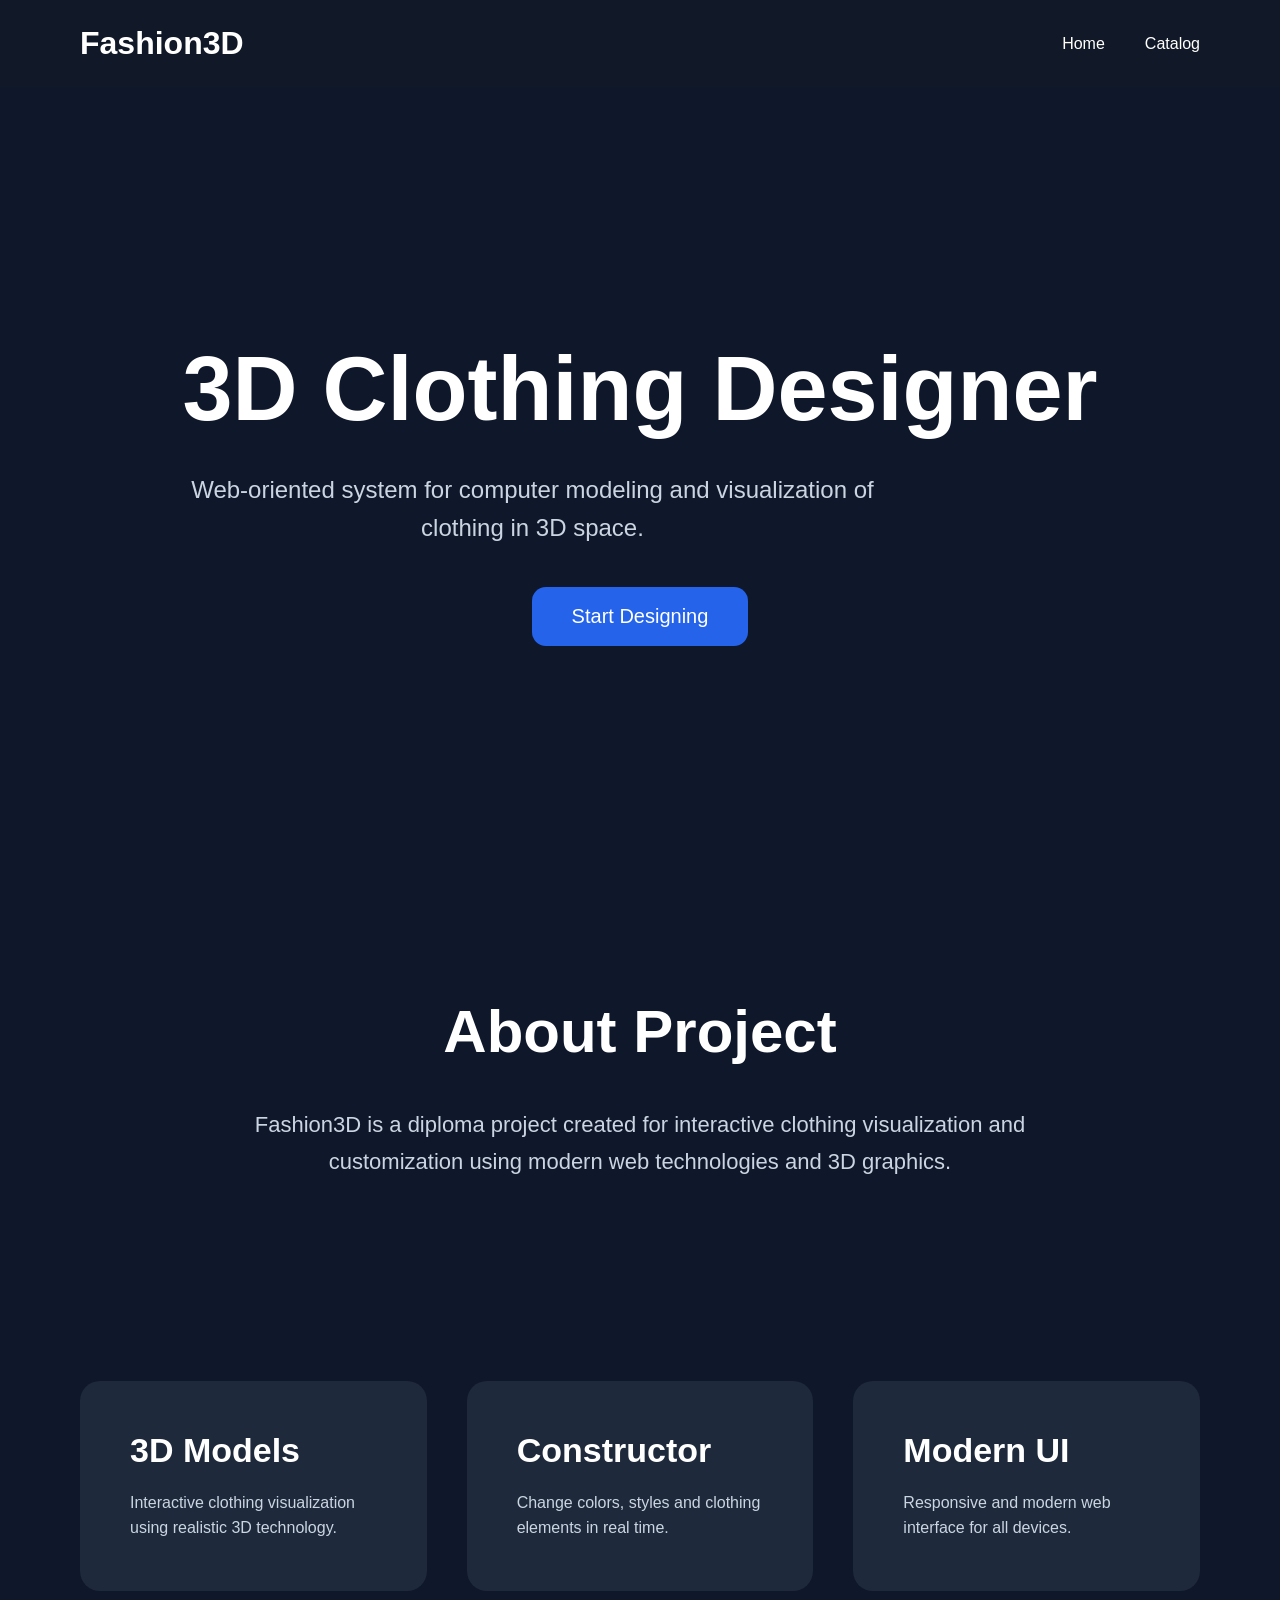
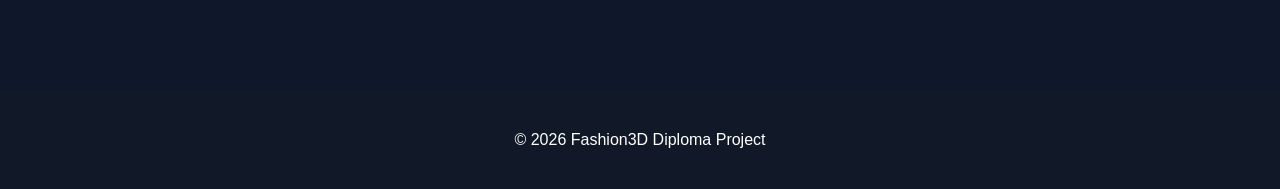
<file: index.html>
<!DOCTYPE html>
<html lang="en">
<head>
    <meta charset="UTF-8">
    <meta name="viewport" content="width=device-width, initial-scale=1.0">
    <title>Fashion3D</title>
    <link rel="shortcut icon" href="./images/favicon.png" type="image/png">
    <link rel="stylesheet" href="css/style.css">
</head>
<body>

    <nav class="navbar">
        <div class="logo">Fashion3D</div>
        <ul class="nav-links">
            <li><a href="index.html">Home</a></li>
            <li><a href="catalog.html">Catalog</a></li>
        </ul>
    </nav>

    <section class="hero">
        <div class="hero-content">
            <h1>3D Clothing Designer</h1>
            <p>Web-oriented system for computer modeling and visualization of clothing in 3D space.</p>
            <button id="startBtn">Start Designing</button>
        </div>
    </section>

    <section class="about">
        <h2>About Project</h2>
        <p>Fashion3D is a diploma project created for interactive clothing visualization and customization using modern web technologies and 3D graphics.</p>
    </section>

    <section class="features">
        <div class="feature-card">
            <h3>3D Models</h3>
            <p>Interactive clothing visualization using realistic 3D technology.</p>
        </div>
        <div class="feature-card">
            <h3>Constructor</h3>
            <p>Change colors, styles and clothing elements in real time.</p>
        </div>
        <div class="feature-card">
            <h3>Modern UI</h3>
            <p>Responsive and modern web interface for all devices.</p>
        </div>
    </section>

    <footer class="footer">
        <p>© 2026 Fashion3D Diploma Project</p>
    </footer>

    <script src="js/app.js"></script>
</body>
</html>
</file>
<file: css/style.css>
/* ======================================
   GLOBAL
====================================== */

*{
    margin: 0;
    padding: 0;
    box-sizing: border-box;
}

body{
    font-family: Arial, sans-serif;
    background: #0f172a;
    color: white;
}

a{
    text-decoration: none;
    color: white;
}

img{
    display: block;
    max-width: 100%;
}

/* ======================================
   NAVBAR
====================================== */

.navbar{
    display: flex;
    justify-content: space-between;
    align-items: center;

    padding: 25px 80px;

    background: #111827;
}

.logo{
    font-size: 32px;
    font-weight: bold;
}

.nav-links{
    display: flex;
    gap: 40px;

    list-style: none;
}

.nav-links a{
    color: white;
    text-decoration: none;

    transition: 0.3s;
}

.nav-links a:hover{
    color: #3b82f6;
}

/* ======================================
   HERO
====================================== */

.hero{
    height: 90vh;

    display: flex;
    justify-content: center;
    align-items: center;

    text-align: center;
    padding: 20px;
}

.hero-content h1{
    font-size: 90px;
    margin-bottom: 30px;
}

.hero-content p{
    max-width: 700px;

    font-size: 24px;

    color: #cbd5e1;

    line-height: 1.6;

    margin-bottom: 40px;
}

.hero-content button{
    padding: 18px 40px;

    border: none;
    border-radius: 14px;

    background: #2563eb;

    color: white;

    font-size: 20px;

    cursor: pointer;

    transition: 0.3s;
}

.hero-content button:hover{
    background: #1d4ed8;
    transform: scale(1.05);
}

/* ======================================
   ABOUT
====================================== */

.about{
    padding: 100px 80px;
    text-align: center;
}

.about h2{
    font-size: 60px;
    margin-bottom: 40px;
}

.about p{
    max-width: 900px;

    margin: auto;

    font-size: 22px;

    color: #cbd5e1;

    line-height: 1.7;
}

/* ======================================
   FEATURES
====================================== */

.features{
    display: grid;

    grid-template-columns: repeat(3, 1fr);

    gap: 40px;

    padding: 100px 80px;
}

.feature-card{
    background: #1e293b;

    padding: 50px;

    border-radius: 20px;

    transition: 0.3s;
}

.feature-card:hover{
    transform: translateY(-10px);
}

.feature-card h3{
    font-size: 34px;
    margin-bottom: 20px;
}

.feature-card p{
    color: #cbd5e1;
    line-height: 1.6;
}

/* ======================================
   FOOTER
====================================== */

.footer{
    text-align: center;
    padding: 40px;
    background: #111827;
}

/* ======================================
   CATALOG PAGE
====================================== */

.catalog{
    padding: 0px 0px;
}

.catalog h1{
    text-align: center;

    font-size: 60px;

    margin-bottom: 50px;
}

/* ======================================
   CATALOG GRID
====================================== */

.catalog-grid{
    display: flex;
    justify-content: center;

    gap: 50px;

    flex-wrap: wrap;
}

/* ======================================
   CATALOG CARD
====================================== */

.catalog-card{
    width: 400px;

    background: #1e293b;

    border-radius: 20px;

    overflow: hidden;

    transition: 0.3s;

    box-shadow:
        0 10px 25px rgba(0,0,0,0.3);
}

.catalog-card:hover{
    transform: translateY(-10px);
}

.catalog-card img{
    width: 100%;
    height: 500px;

    object-fit: cover;
}

.catalog-card h2{
    font-size: 32px;

    padding: 20px;
}

.catalog-card p{
    padding: 0 20px 20px;

    color: #cbd5e1;

    line-height: 1.6;
}

.catalog-card button{
    margin: 20px;

    padding: 15px 30px;

    border: none;
    border-radius: 12px;

    background: #2563eb;

    color: white;

    font-size: 18px;

    cursor: pointer;

    transition: 0.3s;
}

.catalog-card button:hover{
    background: #1d4ed8;
    transform: scale(1.03);
}

/* ======================================
   DRESS GRID
====================================== */

.dress-grid{
    display: grid;

    grid-template-columns: repeat(4, 1fr);

    gap: 40px;

    margin-top: 40px;
}

.dress-grid .catalog-card{
    width: 100%;
}

.dress-grid .catalog-card img{
    height: 400px;
}

/* ======================================
   CONSTRUCTOR
====================================== */

.constructor-page{
    display: flex;

    justify-content: center;

    align-items: flex-start;

    gap: 40px;

    padding: 40px;

    flex-wrap: wrap;
}

/* ======================================
   CONTROLS
====================================== */

.controls-panel{
    width: 320px;

    background: #1e293b;

    padding: 30px;

    border-radius: 25px;
}

.controls-panel h1{
    font-size: 34px;
    margin-bottom: 25px;
}

.controls-panel h3{
    margin-top: 25px;
    margin-bottom: 15px;
}

.controls-panel label{
    display: block;

    margin-top: 20px;
    margin-bottom: 10px;
}

/* ======================================
   INPUTS
====================================== */

input[type="color"]{
    width: 100%;
    height: 55px;

    border: none;

    border-radius: 12px;

    cursor: pointer;
}

input[type="file"]{
    width: 100%;
    margin-bottom: 20px;

    color: white;
}

input[type="range"]{
    width: 100%;
    margin-bottom: 20px;
}

/* ======================================
   BUTTONS
====================================== */

button{
    padding: 14px 20px;

    border: none;

    border-radius: 12px;

    background: #2563eb;

    color: white;

    cursor: pointer;

    transition: 0.3s;
}

button:hover{
    background: #1d4ed8;
}

/* ======================================
   SCENE
====================================== */

#scene-container{
    width: 800px;
    height: 800px;

    background: #dbeafe;

    border-radius: 25px;

    overflow: hidden;
}

/* ======================================
   RESPONSIVE
====================================== */

@media(max-width: 1400px){

    .dress-grid{
        grid-template-columns: repeat(2, 1fr);
    }

}

@media(max-width: 1200px){

    .constructor-page{
        flex-direction: column;
        align-items: center;
    }

    #scene-container{
        width: 100%;
        height: 600px;
    }

}

@media(max-width: 1000px){

    .features{
        grid-template-columns: 1fr;
    }

    .hero-content h1{
        font-size: 60px;
    }

    .navbar{
        flex-direction: column;
        gap: 20px;
    }

}

@media(max-width: 700px){

    .hero-content h1{
        font-size: 42px;
    }

    .catalog{
        padding: 40px 20px;
    }

    .dress-grid{
        grid-template-columns: 1fr;
    }

}

@media(max-width: 600px){

    .catalog-card{
        width: 100%;
    }

    .hero-content p{
        font-size: 18px;
    }

    .about{
        padding: 60px 20px;
    }

    .features{
        padding: 60px 20px;
    }

}
/* ======================================
   PRINT CONTROLS GROUP
====================================== */

.print-btn-group {
    display: grid;
    grid-template-columns: 1fr 1fr;
    gap: 8px;
    margin-bottom: 16px;
    margin-top: 8px;
}

.print-mode-btn {
    padding: 10px 8px;
    font-size: 13px;
    border-radius: 10px;
    background: #334155;
    color: #94a3b8;
    border: 2px solid transparent;
    cursor: pointer;
    transition: 0.2s;
    text-align: center;
}

.print-mode-btn:hover {
    background: #475569;
    color: white;
}

.print-mode-btn.active {
    background: #1d4ed8;
    color: white;
    border-color: #60a5fa;
}

/* ======================================
   PRINT HINT OVERLAY
====================================== */

#printHint {
    display: none;
    position: fixed;
    bottom: 28px;
    left: 50%;
    transform: translateX(-50%);
    background: rgba(30, 41, 59, 0.92);
    color: #e2e8f0;
    padding: 12px 28px;
    border-radius: 50px;
    font-size: 15px;
    font-family: Arial, sans-serif;
    pointer-events: none;
    z-index: 200;
    border: 1px solid #3b82f6;
    backdrop-filter: blur(4px);
    white-space: nowrap;
}

/* ======================================
   CONSTRUCTOR — NEW LAYOUT
====================================== */

.con-layout {
    display: grid;
    grid-template-columns: 300px 1fr 280px;
    gap: 0;
    min-height: calc(100vh - 80px);
    background: #0f172a;
}

/* ── PANELS ── */
.con-panel {
    background: #111827;
    padding: 24px 20px;
    overflow-y: auto;
    max-height: calc(100vh - 80px);
    scrollbar-width: thin;
    scrollbar-color: #334155 transparent;
}

.con-section {
    margin-bottom: 28px;
    padding-bottom: 24px;
    border-bottom: 1px solid #1e293b;
}
.con-section:last-child { border-bottom: none; }

.con-section-title {
    font-size: 13px;
    font-weight: 700;
    text-transform: uppercase;
    letter-spacing: 0.08em;
    color: #64748b;
    margin-bottom: 14px;
}

/* ── CENTER ── */
.con-center {
    display: flex;
    flex-direction: column;
    align-items: center;
    padding: 20px;
    gap: 16px;
    background: #0f172a;
}

#scene-container {
    width: 100%;
    max-width: 720px;
    height: 680px;
    background: #dbeafe;
    border-radius: 20px;
    overflow: hidden;
    box-shadow: 0 0 60px rgba(59,130,246,0.15);
}

/* ── VIEW TOGGLE ── */
.view-toggle {
    display: flex;
    gap: 8px;
}

.view-btn {
    padding: 9px 22px;
    border-radius: 50px;
    font-size: 13px;
    background: #1e293b;
    color: #94a3b8;
    border: 2px solid transparent;
    cursor: pointer;
    transition: 0.2s;
}
.view-btn:hover { background: #334155; color: white; }
.view-btn.active {
    background: #1d4ed8;
    color: white;
    border-color: #3b82f6;
}

/* ── MODE BAR ── */
.mode-bar {
    display: flex;
    gap: 8px;
    flex-wrap: wrap;
    justify-content: center;
}

.mode-btn {
    padding: 10px 16px;
    border-radius: 50px;
    font-size: 13px;
    background: #1e293b;
    color: #94a3b8;
    border: 2px solid transparent;
    cursor: pointer;
    transition: 0.2s;
}
.mode-btn:hover { background: #334155; color: white; }
.mode-btn.active {
    background: #1d4ed8;
    color: white;
    border-color: #3b82f6;
}
.mode-btn--danger { background: #3b1111; color: #f87171; }
.mode-btn--danger:hover { background: #7f1d1d; color: white; }

/* ── COLOR SWATCHES ── */
.color-swatches {
    display: flex;
    flex-wrap: wrap;
    gap: 8px;
    margin-bottom: 12px;
}

.swatch {
    width: 36px;
    height: 36px;
    border-radius: 50%;
    cursor: pointer;
    border: 3px solid transparent;
    transition: 0.2s;
    box-shadow: 0 2px 8px rgba(0,0,0,0.4);
}
.swatch:hover { transform: scale(1.15); }
.swatch.active { border-color: #3b82f6; }

/* ── SIZE BUTTONS ── */
.size-group {
    display: flex;
    flex-wrap: wrap;
    gap: 8px;
}

.size-btn {
    flex: 1;
    min-width: 44px;
    padding: 10px 6px;
    border-radius: 10px;
    font-size: 13px;
    font-weight: 700;
    background: #1e293b;
    color: #94a3b8;
    border: 2px solid transparent;
    cursor: pointer;
    transition: 0.2s;
}
.size-btn:hover { background: #334155; color: white; }
.size-btn.active {
    background: #1d4ed8;
    color: white;
    border-color: #3b82f6;
}

/* ── UPLOAD BUTTON ── */
.upload-btn {
    display: flex;
    align-items: center;
    justify-content: center;
    width: 100%;
    padding: 14px;
    background: #1e293b;
    color: #94a3b8;
    border-radius: 12px;
    border: 2px dashed #334155;
    cursor: pointer;
    font-size: 14px;
    text-align: center;
    transition: 0.2s;
}
.upload-btn:hover { border-color: #3b82f6; color: #60a5fa; background: #1d2d45; }

/* ── TEXT INPUT ── */
.text-input {
    width: 100%;
    padding: 12px 14px;
    background: #1e293b;
    border: 2px solid #334155;
    border-radius: 10px;
    color: white;
    font-size: 14px;
    outline: none;
    transition: 0.2s;
    margin-bottom: 10px;
}
.text-input:focus { border-color: #3b82f6; }
.text-input::placeholder { color: #475569; }

.text-options {
    display: flex;
    gap: 10px;
    align-items: center;
}

.text-options input[type="color"] {
    width: 46px;
    height: 38px;
    border-radius: 8px;
    flex-shrink: 0;
}

.font-select {
    flex: 1;
    padding: 8px 12px;
    background: #1e293b;
    border: 2px solid #334155;
    border-radius: 10px;
    color: white;
    font-size: 13px;
    outline: none;
    cursor: pointer;
}
.font-select:focus { border-color: #3b82f6; }

/* ── SLIDER ── */
.slider { width: 100%; margin-bottom: 6px; accent-color: #3b82f6; }
.slider-labels {
    display: flex;
    justify-content: space-between;
    font-size: 11px;
    color: #475569;
}

/* ── HINT PANEL ── */
.hint-panel {
    background: #1e293b;
    border-radius: 12px;
    padding: 14px;
    font-size: 13px;
    color: #94a3b8;
    line-height: 1.6;
    min-height: 60px;
    border-left: 3px solid #3b82f6;
}

/* ── SUMMARY ── */
.summary {
    background: #1e293b;
    border-radius: 12px;
    padding: 16px;
    margin-bottom: 14px;
}
.summary-row {
    display: flex;
    justify-content: space-between;
    font-size: 13px;
    color: #94a3b8;
    padding: 6px 0;
    border-bottom: 1px solid #0f172a;
}
.summary-row:last-child { border-bottom: none; }
.summary-price { color: white; font-weight: 700; font-size: 15px; }

/* ── BUTTONS ── */
.btn-primary {
    display: block;
    width: 100%;
    padding: 14px;
    background: #2563eb;
    color: white;
    border: none;
    border-radius: 12px;
    font-size: 15px;
    font-weight: 700;
    cursor: pointer;
    transition: 0.2s;
    text-align: center;
}
.btn-primary:hover { background: #1d4ed8; transform: translateY(-1px); }

.btn-ghost {
    display: block;
    width: 100%;
    padding: 12px;
    background: transparent;
    color: #94a3b8;
    border: 2px solid #334155;
    border-radius: 12px;
    font-size: 13px;
    cursor: pointer;
    transition: 0.2s;
}
.btn-ghost:hover { border-color: #3b82f6; color: #60a5fa; }

.btn-order { font-size: 16px; padding: 16px; }

/* ── RESPONSIVE ── */
@media (max-width: 1200px) {
    .con-layout {
        grid-template-columns: 260px 1fr;
        grid-template-rows: auto auto;
    }
    .con-panel--right {
        grid-column: 1 / -1;
        max-height: none;
        display: grid;
        grid-template-columns: repeat(3, 1fr);
        gap: 20px;
    }
}
@media (max-width: 900px) {
    .con-layout { grid-template-columns: 1fr; }
    .con-panel, .con-center { max-height: none; }
    .con-panel--right { grid-template-columns: 1fr; }
    #scene-container { height: 500px; }
}


/* ======================================
   CONSTRUCTOR — MODE SWITCHER & TOOLBAR
====================================== */

.mode-switcher {
    display: flex;
    gap: 10px;
    margin-bottom: 4px;
}

.msw-btn {
    padding: 11px 24px;
    border-radius: 50px;
    font-size: 14px;
    font-weight: 600;
    background: #1e293b;
    color: #64748b;
    border: 2px solid #1e293b;
    cursor: pointer;
    transition: all 0.2s;
}
.msw-btn:hover { background: #334155; color: #cbd5e1; }
.msw-btn.active {
    background: #2563eb;
    color: #fff;
    border-color: #3b82f6;
    box-shadow: 0 0 0 3px rgba(59,130,246,0.25);
}

.print-toolbar {
    display: flex;
    gap: 8px;
    flex-wrap: wrap;
    justify-content: center;
    padding: 10px 16px;
    background: #111827;
    border-radius: 16px;
    border: 1px solid #1e293b;
}

.ptool-btn {
    padding: 9px 18px;
    border-radius: 50px;
    font-size: 13px;
    font-weight: 600;
    background: #1e293b;
    color: #94a3b8;
    border: 2px solid transparent;
    cursor: pointer;
    transition: all 0.2s;
}
.ptool-btn:hover { background: #334155; color: #e2e8f0; }
.ptool-btn.active {
    background: #1d4ed8;
    color: #fff;
    border-color: #60a5fa;
}
.ptool-danger { color: #f87171; background: #1c1010; }
.ptool-danger:hover { background: #450a0a; color: #fca5a5; }


/* ── PRINT LIST ── */
.print-list-item {
    display: flex;
    align-items: center;
    justify-content: space-between;
    padding: 10px 12px;
    margin-bottom: 6px;
    background: #1e293b;
    border: 2px solid transparent;
    border-radius: 10px;
    cursor: pointer;
    transition: 0.2s;
}
.print-list-item:hover { background: #334155; }
.print-list-item.active {
    border-color: #3b82f6;
    background: #1d2d45;
}
.pli-label {
    font-size: 13px;
    color: #cbd5e1;
    white-space: nowrap;
    overflow: hidden;
    text-overflow: ellipsis;
    max-width: 160px;
}
.pli-del {
    flex-shrink: 0;
    background: none;
    border: none;
    color: #f87171;
    cursor: pointer;
    font-size: 14px;
    padding: 2px 6px;
    border-radius: 6px;
    transition: 0.15s;
}
.pli-del:hover { background: #450a0a; }

/* ── FABRIC SELECTOR ─────────────────── */
.fabric-grid {
    display: grid;
    grid-template-columns: 1fr 1fr;
    gap: 8px;
    margin-top: 4px;
}
.fabric-card {
    position: relative;
    border-radius: 10px;
    overflow: hidden;
    cursor: pointer;
    border: 2px solid transparent;
    transition: border-color 0.2s, transform 0.15s, box-shadow 0.2s;
    background: #1e293b;
    height: 72px;
}
.fabric-card:hover {
    transform: translateY(-2px);
    box-shadow: 0 6px 18px rgba(0,0,0,0.4);
}
.fabric-card.active {
    border-color: #3b82f6;
    box-shadow: 0 0 0 3px rgba(59,130,246,0.35);
}
.fabric-card-preview {
    width: 100%;
    height: 100%;
    object-fit: cover;
    display: block;
    opacity: 0.88;
    transition: opacity 0.2s;
}
.fabric-card:hover .fabric-card-preview { opacity: 1; }
.fabric-card-label {
    position: absolute;
    bottom: 0;
    left: 0; right: 0;
    padding: 4px 6px;
    font-size: 11px;
    font-weight: 600;
    color: #fff;
    background: linear-gradient(to top, rgba(0,0,0,0.75), transparent);
    text-align: center;
    letter-spacing: 0.03em;
}
.fabric-badge {
    position: absolute;
    top: 5px; right: 5px;
    font-size: 14px;
    filter: drop-shadow(0 1px 2px rgba(0,0,0,0.6));
}


/* ── BTN CONSTRUCTOR (catalog pages) ── */
.btn-constructor {
    display: block;
    width: calc(100% - 40px);
    margin: 0 20px 20px;
    padding: 12px 16px;
    background: linear-gradient(135deg, #2563eb, #7c3aed);
    color: #fff;
    border: none;
    border-radius: 12px;
    font-size: 14px;
    font-weight: 700;
    cursor: pointer;
    transition: 0.2s;
    text-align: center;
    box-sizing: border-box;
    white-space: nowrap;
    overflow: hidden;
    text-overflow: ellipsis;
}
.btn-constructor:hover { opacity: 0.85; transform: translateY(-1px); }

/* ── BREADCRUMB ── */
.con-breadcrumb {
    padding: 10px 24px;
    background: #0f172a;
    font-size: 13px;
    color: #475569;
    border-bottom: 1px solid #1e293b;
}
.con-breadcrumb a {
    color: #60a5fa;
    text-decoration: none;
}
.con-breadcrumb a:hover { text-decoration: underline; }
.con-breadcrumb span { margin-left: 4px; color: #94a3b8; }

/* ── MODEL MISSING ── */
.model-missing {
    display: flex;
    align-items: center;
    justify-content: center;
    width: 100%;
    max-width: 720px;
    height: 580px;
    background: #111827;
    border-radius: 20px;
    border: 2px dashed #334155;
}
.model-missing-inner {
    text-align: center;
    padding: 40px;
}
.model-missing-inner h3 {
    font-size: 22px;
    color: #e2e8f0;
    margin: 16px 0 10px;
}
.model-missing-inner p {
    color: #64748b;
    line-height: 1.7;
    font-size: 14px;
}
.model-missing-inner code {
    background: #1e293b;
    color: #60a5fa;
    padding: 2px 8px;
    border-radius: 6px;
    font-family: monospace;
    font-size: 13px;
}


/* ── SPINNER ── */
.spinner {
    width: 48px;
    height: 48px;
    border: 4px solid #1e293b;
    border-top-color: #3b82f6;
    border-radius: 50%;
    animation: spin 0.8s linear infinite;
    margin: 0 auto 16px;
}
@keyframes spin { to { transform: rotate(360deg); } }

/* ── FILE SIZE BADGE ── */
.file-size-badge {
    font-size: 11px;
    color: #f59e0b;
    background: rgba(245,158,11,0.1);
    border: 1px solid rgba(245,158,11,0.3);
    border-radius: 6px;
    padding: 3px 10px;
    margin: 0 20px 8px;
    display: block;
}

/* ======================================
   CONSTRUCTOR PAIR (2 buttons per card)
====================================== */

.constructor-pair {
    display: flex;
    flex-direction: column;
    gap: 10px;
    padding: 0 20px 20px;
}

.btn-constructor--primary {
    background: linear-gradient(135deg, #2563eb, #7c3aed) !important;
}

.btn-constructor--secondary {
    background: linear-gradient(135deg, #0f766e, #0891b2) !important;
}

.btn-constructor--primary:hover,
.btn-constructor--secondary:hover {
    opacity: 0.88;
    transform: translateY(-2px) !important;
}

/* override margin when inside .constructor-pair */
.constructor-pair .btn-constructor {
    margin: 0 !important;
    width: 100% !important;
}
</file>
